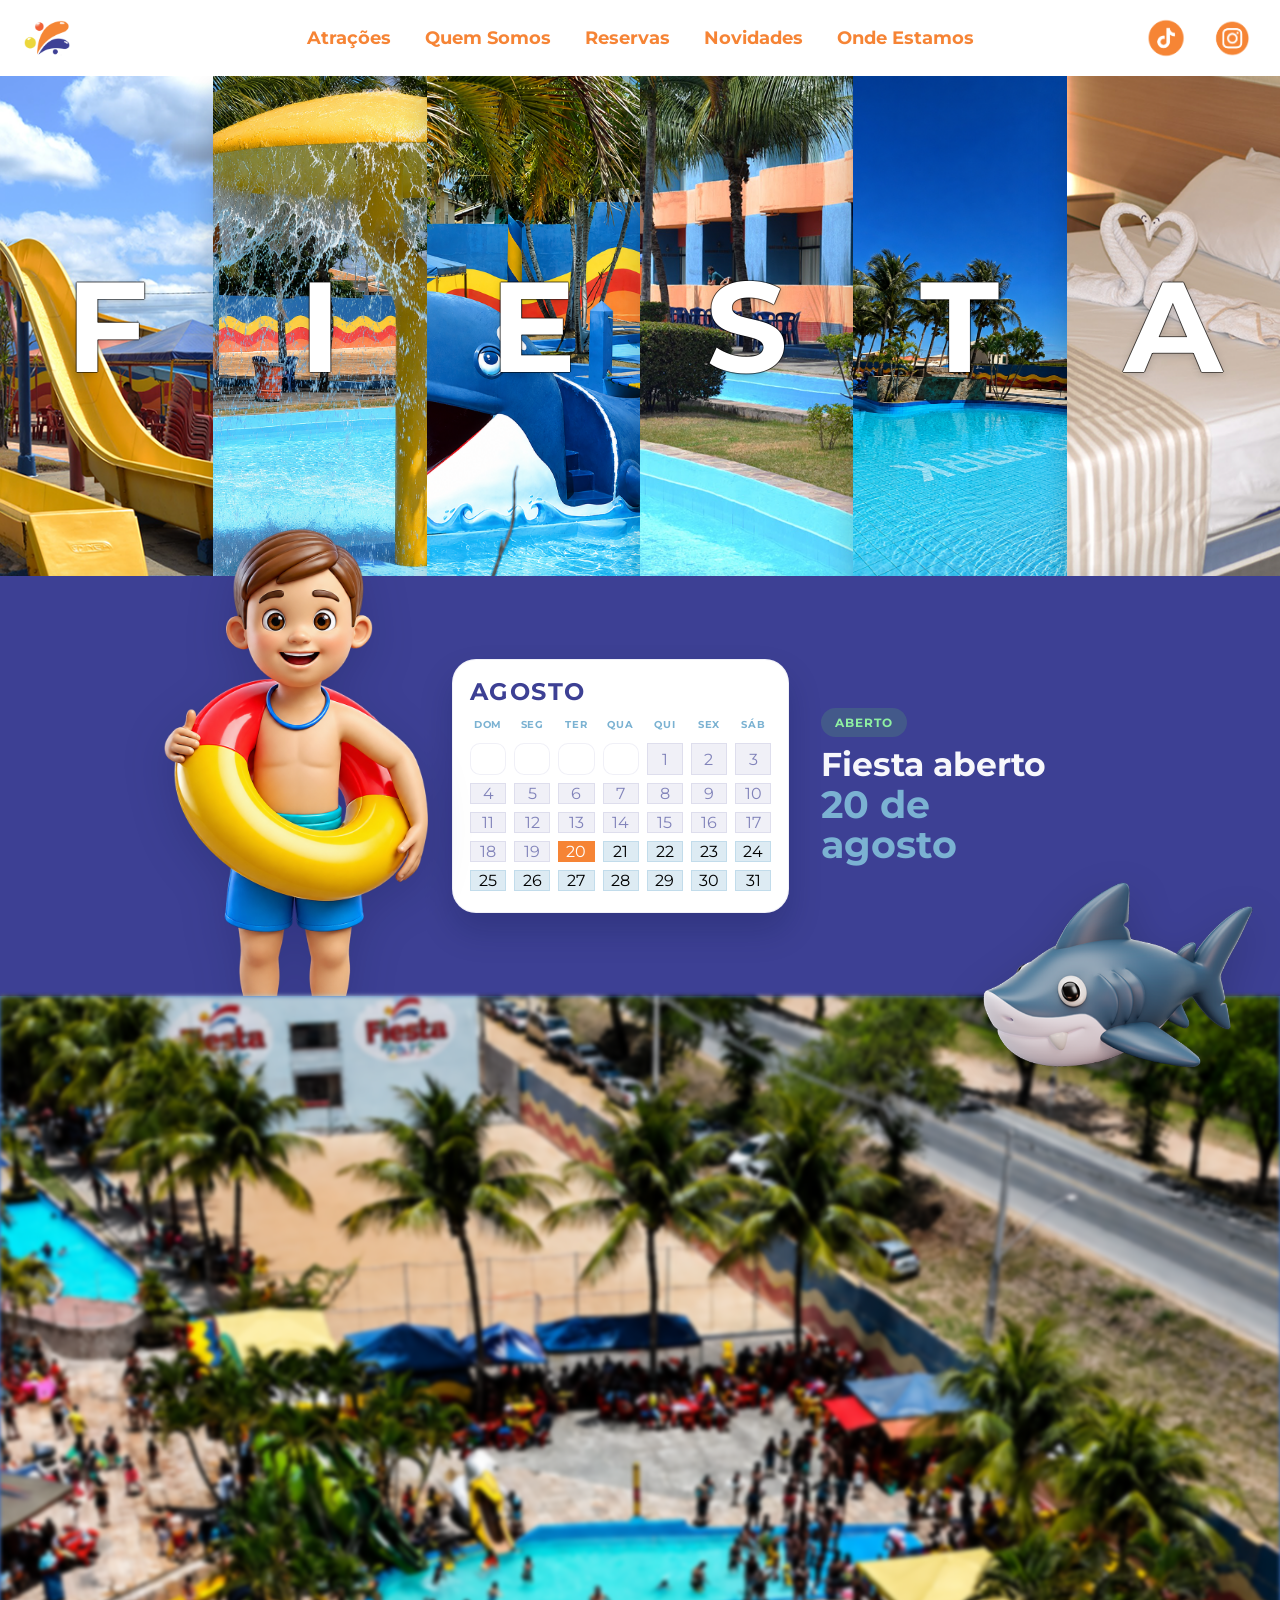
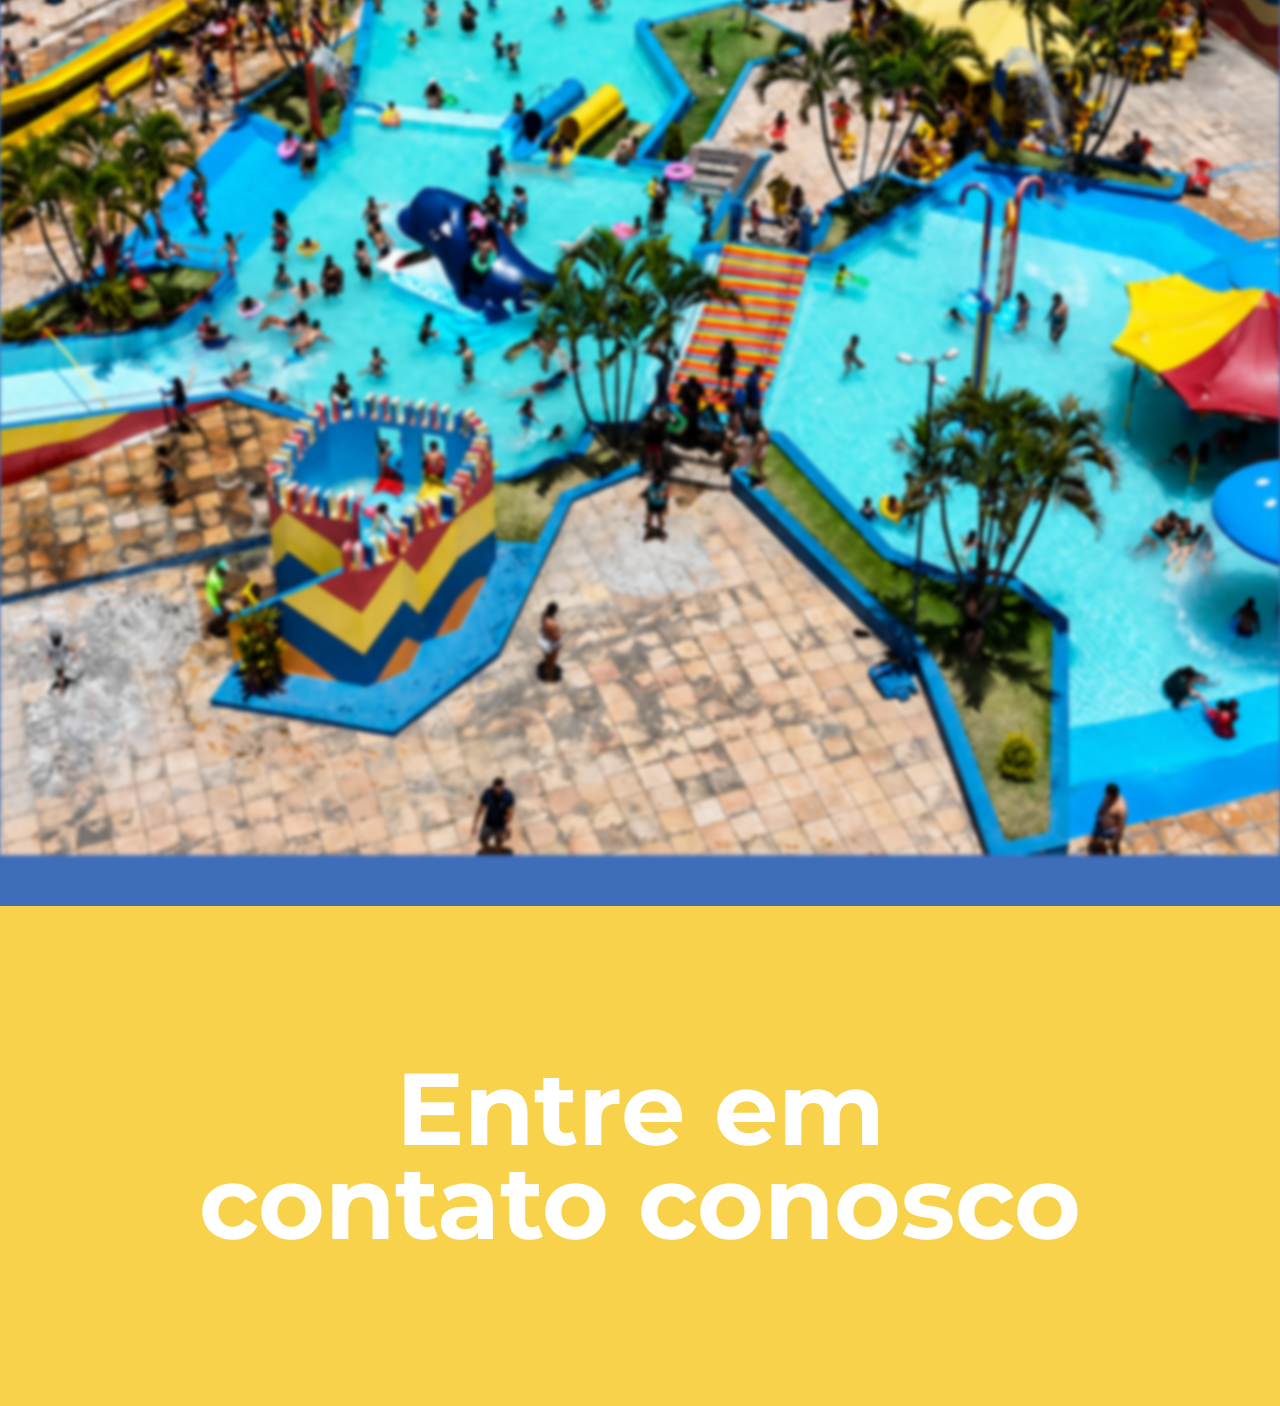
<file: central/index.html>
<!DOCTYPE html>
<html lang="pt-BR">
<head>
  <meta charset="UTF-8">
  <meta name="viewport" content="width=device-width, initial-scale=1.0">
  <title>Central</title>
  <link rel="icon" href="assets/shared/favicon.ico" type="image/x-icon">
  <link rel="stylesheet" href="styles/index.css">
</head>
<body>
  <header class="site-header">
    <a href="#" class="site-header__logo-link" aria-label="Fiesta Park Hotel">
      <img src="assets/header/logo-header.webp" alt="Fiesta Park Hotel logo" class="site-header__logo">
    </a>
    <nav class="site-nav" aria-label="Navegação principal">
      <a href="#" class="site-nav__link">Atrações</a>
      <a href="#" class="site-nav__link">Quem Somos</a>
      <a href="#" class="site-nav__link">Reservas</a>
      <a href="#" class="site-nav__link">Novidades</a>
      <a href="#" class="site-nav__link">Onde Estamos</a>
    </nav>
    <div class="site-header__actions">
      <a href="#" class="site-header__social" aria-label="TikTok">
        <img src="assets/header/tiktok.webp" alt="" class="site-header__social-icon" aria-hidden="true">
      </a>
      <a href="#" class="site-header__social" aria-label="Instagram">
        <img src="assets/header/instagram.webp" alt="" class="site-header__social-icon" aria-hidden="true">
      </a>
    </div>
  </header>
  <section class="exib" aria-label="Exib">
    <div class="exib__viewer">
      <div class="exib__track">
        <div class="exib__item">
          <img src="assets/top-showcase/planner/escorrega.webp" alt="Escorrega do parque aquático" class="exib__image">
          <span class="exib__letter">F</span>
        </div>
        <div class="exib__item">
          <img src="assets/top-showcase/planner/guarda-chuva.webp" alt="Área com guarda-sol do Fiesta Park" class="exib__image">
          <span class="exib__letter">I</span>
        </div>
        <div class="exib__item">
          <img src="assets/top-showcase/planner/baleia.webp" alt="Atração infantil em formato de baleia" class="exib__image">
          <span class="exib__letter">E</span>
        </div>
        <div class="exib__item">
          <img src="assets/top-showcase/planner/piscina.webp" alt="Piscina do Fiesta Park" class="exib__image">
          <span class="exib__letter">S</span>
        </div>
        <div class="exib__item">
          <img src="assets/top-showcase/planner/piscina2.webp" alt="Outra área de piscina do Fiesta Park" class="exib__image">
          <span class="exib__letter">T</span>
        </div>
        <div class="exib__item">
          <img src="assets/top-showcase/planner/quarto.webp" alt="Quarto do Fiesta Park" class="exib__image">
          <span class="exib__letter">A</span>
        </div>
      </div>
    </div>
  </section>
  <div class="section-divider" aria-label="Agenda de dias abertos de agosto">
    <div class="section-divider__content">
      <section class="section-divider__calendar">
        <img
          src="assets/calendar-status/menino-boia.webp"
          alt=""
          class="section-divider__kid"
          aria-hidden="true"
          data-kid-open-src="assets/calendar-status/menino-boia.webp"
          data-kid-closed-src="assets/calendar-status/menino-boia-triste.png"
        >
        <h2 class="section-divider__calendar-title">AGOSTO</h2>
        <div class="section-divider__calendar-weekdays" aria-hidden="true">
          <span>DOM</span>
          <span>SEG</span>
          <span>TER</span>
          <span>QUA</span>
          <span>QUI</span>
          <span>SEX</span>
          <span>SÁB</span>
        </div>
        <div class="section-divider__calendar-days" role="list" aria-label="Datas disponíveis em agosto">
          <span class="is-empty" aria-hidden="true"></span>
          <span class="is-empty" aria-hidden="true"></span>
          <span class="is-empty" aria-hidden="true"></span>
          <span class="is-empty" aria-hidden="true"></span>
          <button type="button" class="calendar-day is-open" data-day="1" data-date-label="1 de agosto">1</button>
          <button type="button" class="calendar-day is-open" data-day="2" data-date-label="2 de agosto">2</button>
          <button type="button" class="calendar-day is-open" data-day="3" data-date-label="3 de agosto">3</button>
          <button type="button" class="calendar-day is-open" data-day="4" data-date-label="4 de agosto">4</button>
          <button type="button" class="calendar-day is-open" data-day="5" data-date-label="5 de agosto">5</button>
          <button type="button" class="calendar-day is-open" data-day="6" data-date-label="6 de agosto">6</button>
          <button type="button" class="calendar-day is-open" data-day="7" data-date-label="7 de agosto">7</button>
          <button type="button" class="calendar-day is-open" data-day="8" data-date-label="8 de agosto">8</button>
          <button type="button" class="calendar-day is-open" data-day="9" data-date-label="9 de agosto">9</button>
          <button type="button" class="calendar-day is-open" data-day="10" data-date-label="10 de agosto">10</button>
          <button type="button" class="calendar-day is-open" data-day="11" data-date-label="11 de agosto">11</button>
          <button type="button" class="calendar-day is-open" data-day="12" data-date-label="12 de agosto">12</button>
          <button type="button" class="calendar-day is-open" data-day="13" data-date-label="13 de agosto">13</button>
          <button type="button" class="calendar-day is-open" data-day="14" data-date-label="14 de agosto">14</button>
          <button type="button" class="calendar-day is-open" data-day="15" data-date-label="15 de agosto">15</button>
          <button type="button" class="calendar-day is-open" data-day="16" data-date-label="16 de agosto">16</button>
          <button type="button" class="calendar-day is-open" data-day="17" data-date-label="17 de agosto">17</button>
          <button type="button" class="calendar-day is-open" data-day="18" data-date-label="18 de agosto">18</button>
          <button type="button" class="calendar-day is-open" data-day="19" data-date-label="19 de agosto">19</button>
          <button type="button" class="calendar-day is-open is-selected" data-day="20" data-date-label="20 de agosto" aria-pressed="true">20</button>
          <button type="button" class="calendar-day is-open" data-day="21" data-date-label="21 de agosto">21</button>
          <button type="button" class="calendar-day is-open" data-day="22" data-date-label="22 de agosto">22</button>
          <button type="button" class="calendar-day is-open" data-day="23" data-date-label="23 de agosto">23</button>
          <button type="button" class="calendar-day is-open" data-day="24" data-date-label="24 de agosto">24</button>
          <button type="button" class="calendar-day is-open" data-day="25" data-date-label="25 de agosto">25</button>
          <button type="button" class="calendar-day is-open" data-day="26" data-date-label="26 de agosto">26</button>
          <button type="button" class="calendar-day is-open" data-day="27" data-date-label="27 de agosto">27</button>
          <button type="button" class="calendar-day is-open" data-day="28" data-date-label="28 de agosto">28</button>
          <button type="button" class="calendar-day is-open" data-day="29" data-date-label="29 de agosto">29</button>
          <button type="button" class="calendar-day is-open" data-day="30" data-date-label="30 de agosto">30</button>
          <button type="button" class="calendar-day is-open" data-day="31" data-date-label="31 de agosto">31</button>
        </div>
      </section>
      <aside class="section-divider__status" aria-label="Status de funcionamento">
        <span class="section-divider__status-kicker">Hoje</span>
        <p class="section-divider__status-text">
          <span>Fiesta aberto</span>
          <strong data-status-date>20 de agosto</strong>
        </p>
      </aside>
    </div>
  </div>
  <section class="blue-panel" aria-label="Painel visual">
    <img src="assets/blue-panel/tubarao.webp" alt="" class="blue-panel__shark" aria-hidden="true">
    <div class="blue-panel__background"></div>
  </section>
  <section class="yellow-panel" aria-label="Contato">
    <h2 class="yellow-panel__title">Entre em contato conosco</h2>
  </section>
  <script src="scripts/calendar-status.js"></script>
</body>
</html>
</file>
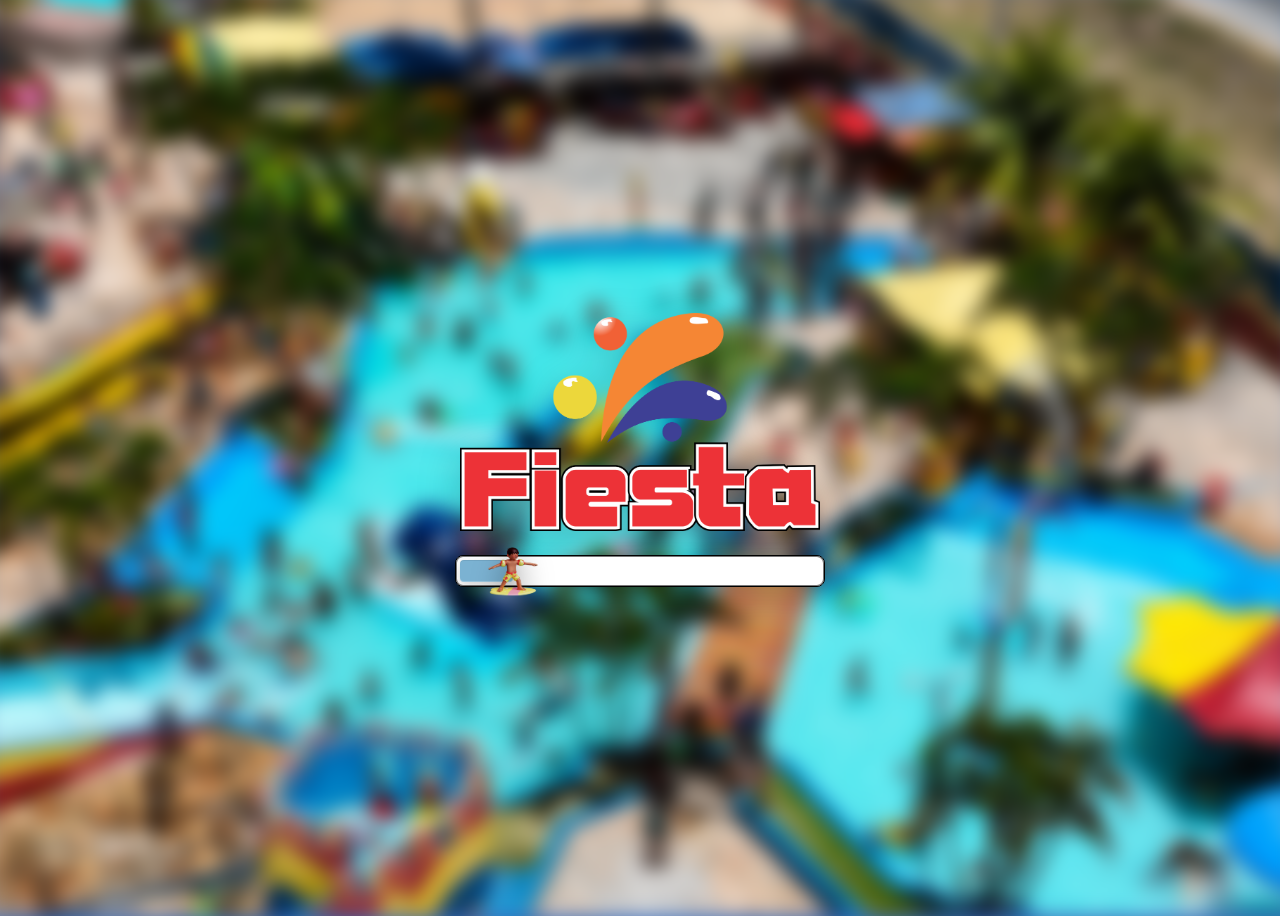
<file: open/index.html>
<!DOCTYPE html>
<html lang="pt-BR">
<head>
  <meta charset="UTF-8">
  <meta name="viewport" content="width=device-width, initial-scale=1.0">
  <title>Open</title>
  <link rel="icon" href="assets/favicon.ico" type="image/x-icon">
  <link rel="stylesheet" href="style.css">
</head>
<body>
  <main class="container">
    <img src="assets/fiesta-logo.webp" alt="Fiesta Park Hotel logo" class="logo">
    <div class="loading-bar" aria-label="Carregando" role="progressbar" aria-valuemin="0" aria-valuemax="100" aria-valuenow="0">
      <div class="loading-bar__fill">
        <img src="assets/surfista.webp" alt="" class="loading-bar__marker" aria-hidden="true">
        <div class="loading-bar__pixels"></div>
      </div>
    </div>
  </main>
  <script src="main.js"></script>
</body>
</html>
</file>
<file: central/styles/index.css>
@import "./base.css";
@import "./header.css";
@import "./top-showcase.css";
@import "./calendar-status.css";
@import "./panels.css";
</file>
<file: open/style.css>
:root {
  --color-1: #3D4094;
  --color-2: #3E6DBA;
  --color-3: #FFFFFF;
  --color-4: #F68435;
  --color-5: #7BB2D2;
  --color-6: #F74E19;
  --color-7: #FC6F30;
  --color-8: #000000;
  --color-9: #808080;
  --color-10: #FFFFFF;
  --brand-width: min(70vw, 360px);
}

html {
  scrollbar-width: thin;
  scrollbar-color: rgba(255, 255, 255, 0.68) transparent;
}

html::-webkit-scrollbar {
  width: 10px;
}

html::-webkit-scrollbar-track {
  background: transparent;
}

html::-webkit-scrollbar-thumb {
  background: rgba(255, 255, 255, 0.68);
  border-radius: 999px;
  border: 2px solid transparent;
  background-clip: padding-box;
}

html::-webkit-scrollbar-thumb:hover {
  background: rgba(255, 255, 255, 0.84);
  background-clip: padding-box;
}

* {
  scrollbar-width: thin;
  scrollbar-color: rgba(255, 255, 255, 0.68) transparent;
}

body {
  position: relative;
  margin: 0;
  min-height: 100vh;
  display: grid;
  place-items: center;
  background-color: var(--color-2);
  color: var(--color-3);
  font-family: Arial, sans-serif;
  overflow: hidden;
}

body::before {
  content: "";
  position: absolute;
  inset: -16px;
  background-image: url("assets/background.webp");
  background-position: center;
  background-repeat: no-repeat;
  background-size: cover;
  filter: blur(10px);
  z-index: 0;
}

.container {
  position: relative;
  z-index: 1;
}

.container {
  text-align: center;
  padding: 32px 24px;
}

.container.is-exiting .logo,
.container.is-exiting .loading-bar {
  animation: exit-fade 0.45s ease-in forwards;
}

.logo {
  display: block;
  max-width: 360px;
  width: var(--brand-width);
  height: auto;
  margin: 0 auto 24px;
  filter: drop-shadow(0 8px 20px rgba(0, 0, 0, 0.18));
  opacity: 0;
  transform: translateY(18px) scale(0.96);
  animation: logo-enter 0.7s ease-out forwards;
}

.loading-bar {
  position: relative;
  width: var(--brand-width);
  height: 22px;
  margin: 0 auto;
  padding: 4px;
  border: 1px solid var(--color-8);
  border-radius: 8px;
  background: linear-gradient(180deg, var(--color-10) 0%, var(--color-3) 100%);
  box-shadow:
    inset 0 0 0 1px var(--color-9),
    0 10px 24px rgba(0, 0, 0, 0.16);
  overflow: visible;
  opacity: 0;
  transform: translateY(24px) scale(0.94);
}

.loading-bar.is-visible {
  animation: loading-bar-bounce 0.72s cubic-bezier(0.2, 0.9, 0.22, 1.15) forwards;
}

.loading-bar__fill {
  position: relative;
  width: 0;
  height: 100%;
  border-radius: 4px;
  background: var(--color-5);
  box-shadow:
    inset 0 -1px 0 rgba(255, 255, 255, 0.25),
    inset 0 1px 0 rgba(0, 0, 0, 0.08),
    0 4px 12px rgba(0, 0, 0, 0.18);
  overflow: visible;
  transition: width 120ms linear;
}

.loading-bar__marker {
  position: absolute;
  top: 50%;
  right: -30px;
  width: 60px;
  height: 60px;
  transform: translateY(-50%);
  z-index: 3;
  pointer-events: none;
  user-select: none;
  filter: drop-shadow(0 6px 12px rgba(0, 0, 0, 0.34));
  animation: marker-float 1.6s ease-in-out infinite;
}

.loading-bar__pixels {
  display: none;
}

.loading-bar::after {
  content: "";
  position: absolute;
  inset: 0;
  border-radius: inherit;
  box-shadow: inset 0 0 0 1px var(--color-8);
  opacity: 0.06;
  pointer-events: none;
}

@keyframes logo-enter {
  0% {
    opacity: 0;
    transform: translateY(18px) scale(0.96);
  }

  100% {
    opacity: 1;
    transform: translateY(0) scale(1);
  }
}

@keyframes loading-bar-bounce {
  0% {
    opacity: 0;
    transform: translateY(24px) scale(0.94);
  }

  55% {
    opacity: 1;
    transform: translateY(-8px) scale(1.02);
  }

  78% {
    opacity: 1;
    transform: translateY(3px) scale(0.995);
  }

  100% {
    opacity: 1;
    transform: translateY(0) scale(1);
  }
}

@keyframes marker-float {
  0%,
  100% {
    margin-top: 0;
  }

  50% {
    margin-top: -3px;
  }
}

@keyframes exit-fade {
  0% {
    opacity: 1;
    transform: translateY(0) scale(1);
  }

  100% {
    opacity: 0;
    transform: translateY(-10px) scale(0.96);
  }
}

@media (prefers-reduced-motion: reduce) {
  .logo,
  .loading-bar {
    animation: none;
    opacity: 1;
    transform: none;
  }

  .loading-bar__fill {
    transition: none;
  }

  .loading-bar__marker {
    animation: none;
  }

  .container.is-exiting .logo,
  .container.is-exiting .loading-bar {
    animation: none;
    opacity: 0;
  }
}
</file>
